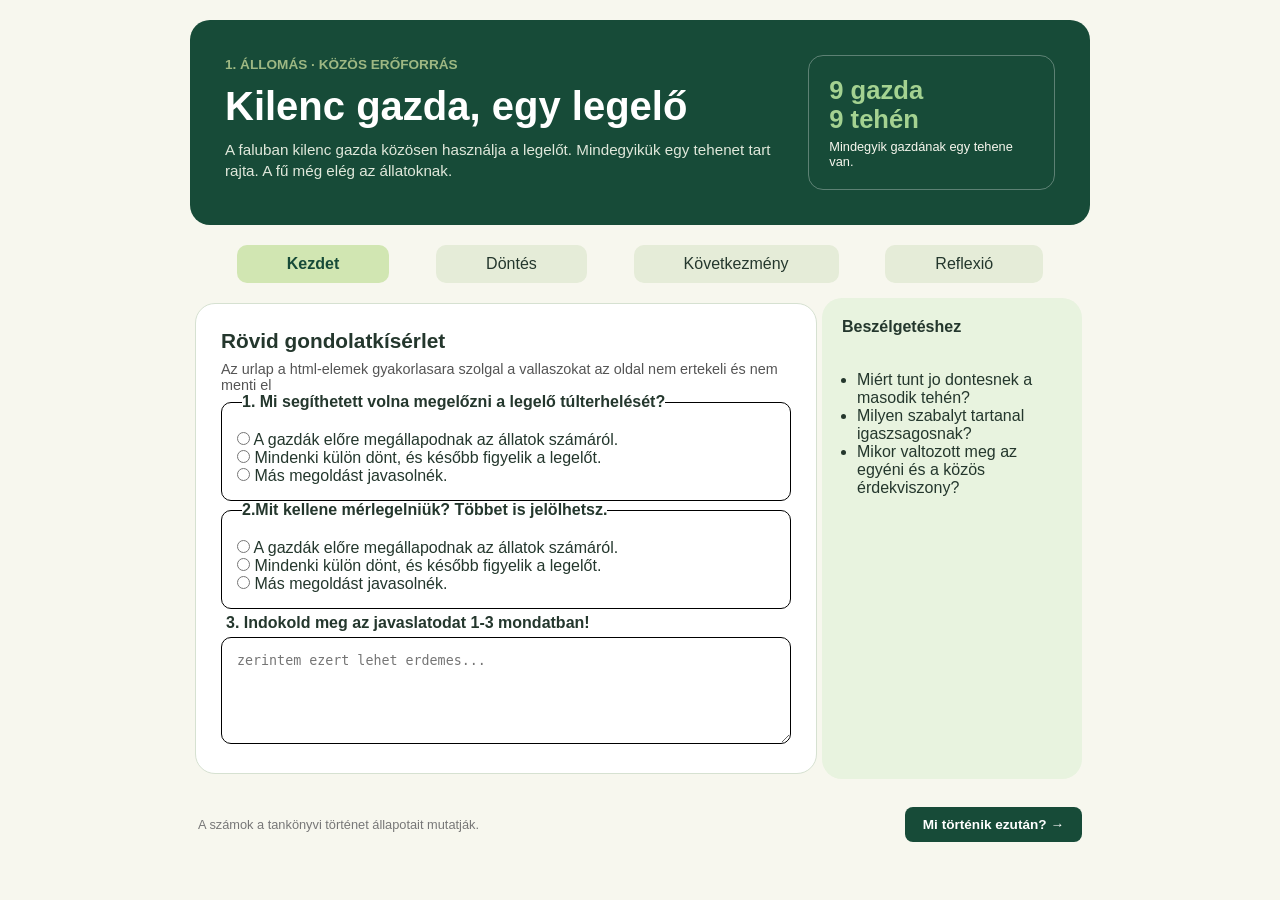
<file: urlap.html>
<!DOCTYPE html>
<html lang="hu">
  <head>
    <meta charset="UTF-8" />
    <meta name="viewport" content="width=device-width, initial-scale=1.0" />
    <title>A közös legelő</title>
    <link rel="stylesheet" href="urlap.css" />
  </head>

  <body>
    <main>
      <header>
        <div class="hkartyak">
          <div class="hkartya1">
            <p class="alcim">1. állomás · közös erőforrás</p>
            <h1>Kilenc gazda, egy legelő</h1>
            <p>
              A faluban kilenc gazda közösen használja a legelőt. Mindegyikük
              egy tehenet tart rajta. A fű még elég az állatoknak.
            </p>
          </div>
          <div class="hkartya2">
            <h2>9 gazda</h2>
            <h2>9 tehén</h2>
            <p>Mindegyik gazdának egy tehene van.</p>
          </div>
        </div>
      </header>

      <nav>
        <a href="#" class="menupont1">Kezdet</a>
        <a href="#" class="menupont2">Döntés</a>
        <a href="#" class="menupont3">Következmény</a>
        <a href="#" class="menupont2">Reflexió</a>
      </nav>

      <article>
        <h3>Rövid gondolatkísérlet</h3>
        <p>
          Az urlap a html-elemek gyakorlasara szolgal a vallaszokat az oldal nem
          ertekeli és nem menti el
        </p>
        <fieldset>
        <legend><strong>1. Mi segíthetett volna megelőzni a legelő túlterhelését?</strong></legend>

        <form>
          <input type="radio" id="elsokerdes" name="fav_language" value="elsolerdes" />
          <label for="elsokerdes">A gazdák előre megállapodnak az állatok számáról.</label><br />
          <input type="radio" id="elsokerdes" name="fav_language" value="elsokerdes" />
          <label for="elsokerdes">Mindenki külön dönt, és később figyelik a legelőt.</label><br />
          <input type="radio" id="elsokerdes" name="fav_language" value="elsokerdes" />
          <label for="elsokerdes">Más megoldást javasolnék.</label><br />
        </form>
        </fieldset>
        <fieldset>
        <legend><strong>2.Mit kellene mérlegelniük? Többet is jelölhetsz.</strong></legend>

        <form>
          <input type="radio" id="masodikkerdes" name="fav_language" value="masodiklerdes" />
          <label for="masodikkerdes">A gazdák előre megállapodnak az állatok számáról.</label><br />
          <input type="radio" id="masodikkerdes" name="fav_language" value="masodikkerdes" />
          <label for="masodikkerdes">Mindenki külön dönt, és később figyelik a legelőt.</label><br />
          <input type="radio" id="masodikkerdes" name="fav_language" value="masodikkerdes" />
          <label for="masodikkerdes">Más megoldást javasolnék.</label><br />
        </form>
    </fieldset>
    <form>

        <legend><strong>3. Indokold meg az javaslatodat 1-3 mondatban!</strong></legend>
        <textarea id="uzenet" name="uzenet" rows="5" cols="40" placeholder="zerintem ezert lehet erdemes..."></textarea>
    </form>
      </article>

      <aside>
        <h3>Beszélgetéshez</h3>
        <div class="askartyak">

          <div class="askartya">
            <ul>
                <li>Miért tunt jo dontesnek a masodik tehén?</li>
                <li>Milyen szabalyt tartanal igaszsagosnak?</li>
                <li>Mikor valtozott meg az egyéni és a közös érdekviszony?</li>
            </ul>
          </div>
          
        </div>
      </aside>

      <footer>
        <div class="fkartyak">
          <div class="fkartya1">
            <p>A számok a tankönyvi történet állapotait mutatják.</p>
          </div>
          <div class="fkartya2">
            <a href="#">Mi történik ezután? →</a>
          </div>
        </div>
      </footer>
    </main>
  </body>
</html>
</file>
<file: urlap.css>
/* A te általad megadott színváltozók */
:root {
    --ink: #24372d;
    --green: #2c6e50;
    --dark: #174b38;
    --mint: #e8f3df;
    --cream: #f7f7ee;
    --line: #d6e1d1;
    --orange: #d77939;
    --white: #ffffff;
}

* {
    box-sizing: border-box;
    margin: 0;
    padding: 0;
}

body {
    background-color: var(--cream);
    color: var(--ink);
    font-family: 'Segoe UI', Tahoma, Geneva, Verdana, sans-serif;
    padding: 20px 0;
}

main {
    display: flex;
    flex-direction: row;
    flex-wrap: wrap;
    margin: auto;
    width: 900px;
    font-family: 'Segoe UI', Tahoma, Geneva, Verdana, sans-serif;
}

header {
    display: flex;
    flex-direction: column;
    flex: 1 1 100%;
    background-color: var(--dark);
    color: var(--white);
    border-radius: 20px;
    padding: 30px;
    margin-bottom: 15px;
}

.hkartyak {
    display: flex;
}

.hkartya1 {
    flex: 1 1 70%;
    margin: 5px;
}

.hkartya1 p.alcim {
    color: #9eb883;
    font-weight: bold;
    font-size: 0.85rem;
    text-transform: uppercase;
    margin-bottom: 10px;
}

.hkartya1 h1 {
    font-size: 2.5rem;
    margin-bottom: 10px;
}

.hkartya1 p {
    color: #e0e8db;
    font-size: 0.95rem;
    line-height: 1.4;
}

.hkartya2 {
    flex: 1 1 30%;
    border: 1px solid rgba(255, 255, 255, 0.3);
    border-radius: 15px;
    align-items: center;
    margin: 5px;
    padding: 20px;
    text-align: left;
}

.hkartya2 h3,
.hkartya2 h2 {
    color: #a4d291;
    font-size: 1.6rem;
}

.hkartya2 p {
    font-size: 0.8rem;
    color: var(--cream);
    margin-top: 5px;
}

nav {
    display: flex;
    flex: 0 0 100%;
    justify-content: space-evenly;
    margin: 5px 0 15px 0;
    padding: 0;
}

a {
    text-decoration: none;
    color: var(--ink);
}

.menupont1 {
    background-color: #d1e6b2;
    color: var(--dark);
    font-weight: bold;
    border-radius: 10px;
    padding: 10px;
    padding-left: 50px;
    padding-right: 50px;
}

.menupont2,
.menupont3 {
    background-color: #e5ecd8;
    color: var(--ink);
    border-radius: 10px;
    padding: 10px;
    padding-left: 50px;
    padding-right: 50px;
}


article h3 {
    font-size: 1.3rem;
    color: var(--ink);
    margin-bottom: 8px;
}

article p {
    color: #555;
    font-size: 0.9rem;
}

img {
    width: 400px;
    height: 200px;
    border-radius: 15px;
    margin: 15px 0;
}

.artkartyak {
    display: flex;
    justify-content: space-evenly;
    align-items: center;
    margin-bottom: 15px;
}

.artkartya {
    flex: 1 1 30%;
    padding: 15px;
    background-color: #f1f5e9;
    margin: 5px;
    border-radius: 12px;
}

article {

    flex: 0 0 calc(70% - 10px);
    background-color: var(--white);
    border: 1px solid var(--line);
    border-radius: 20px;
    padding: 25px;
    margin: 5px;
}

aside {
    flex: 0 0 calc(30% - 10px);
    background-color: #e8f3df;
    border-radius: 20px;
    padding: 20px;

}

.artkartya h4 {
    font-size: 1.3rem;
    color: var(--dark);
    margin-bottom: 5px;
}

.artkartya p {
    font-size: 0.75rem;
    color: #444;
}

.artp {
    border-left: 4px solid var(--orange);
    background-color: #fff8f0;
    border-radius: 8px;
    margin: 10px 0;
    padding: 15px;
}

.artp p {
    color: #333;
    font-size: 0.9rem;
}



aside h3 {
    font-size: 1rem;
    color: var(--ink);
    margin-bottom: 15px;
}

.askartyak {
    display: flex;
    flex-direction: column;
    flex-wrap: wrap;
}

.askartya {
    flex: 1 1 30%;
    border-radius: 12px;
    padding: 15px;
    margin: 5px 0 10px 0;
    
}

.askartya p {
    font-size: 0.85rem;
    color: #444;
}

footer {
    flex: 1 1 100%;
    margin-top: 20px;
}

.fkartyak {
    display: flex;
    justify-content: space-between;
    align-items: center;
}

.fkartya1 {
    flex: 1 1 70%;
    margin: 5px;
    padding: 3px;
    border-radius: 10px;
    text-align: left;
    color: #777;
    font-size: 0.8rem;
}

.fkartya2 {
    flex: 1 1 30%;
    padding: 3px;
    margin: 5px;
    border-radius: 10px;
    text-align: right;
}

.legelo-mezo {
    background-color: #a2c579;
    border-radius: 15px;
    padding: 30px 20px 20px 20px;
    margin: 15px 0;
    display: flex;
    flex-direction: column;
    align-items: center;
    gap: 15px;
}

.tehenek-felsosor {
    display: flex;
    justify-content: space-between;
    width: 100%;
}

.tehenek-alsosor {
    display: flex;
    justify-content: center;
    width: 100%;
}
fieldset{
    border: solid black 1px;
    border-radius: 10px;
    padding: 15px;
}
textarea{
    border: solid black 1px;
    border-radius: 10px;
    padding: 15px;
    width: 570px;
}
legend{
    margin: 5px;
}
.legelo-mezo img {
    width: 45px;
    height: 45px;
    border-radius: 0;
    margin: 0;
}

.fkartya2 a {
    background-color: var(--dark);
    color: var(--white);
    padding: 10px 18px;
    border-radius: 8px;
    font-weight: bold;
    font-size: 0.85rem;
    display: inline-block;
}

@media (max-width: 768px) {


    main {
        width: 100%;
        padding: 10px;
    }


    article,
    aside {
        flex: 1 1 100%;
        margin-left: 0;
        margin-bottom: 15px;
    }


    .artkartyak {
        flex-direction: column;
    }


    nav {
        flex-direction: column;
        gap: 8px;
    }

    .menupont1,
    .menupont2,
    .menupont3 {
        width: 100%;
        text-align: center;
        padding-left: 0;
        padding-right: 0;
    }

    .hkartyak {
        flex-direction: column;
    }
}
</file>
